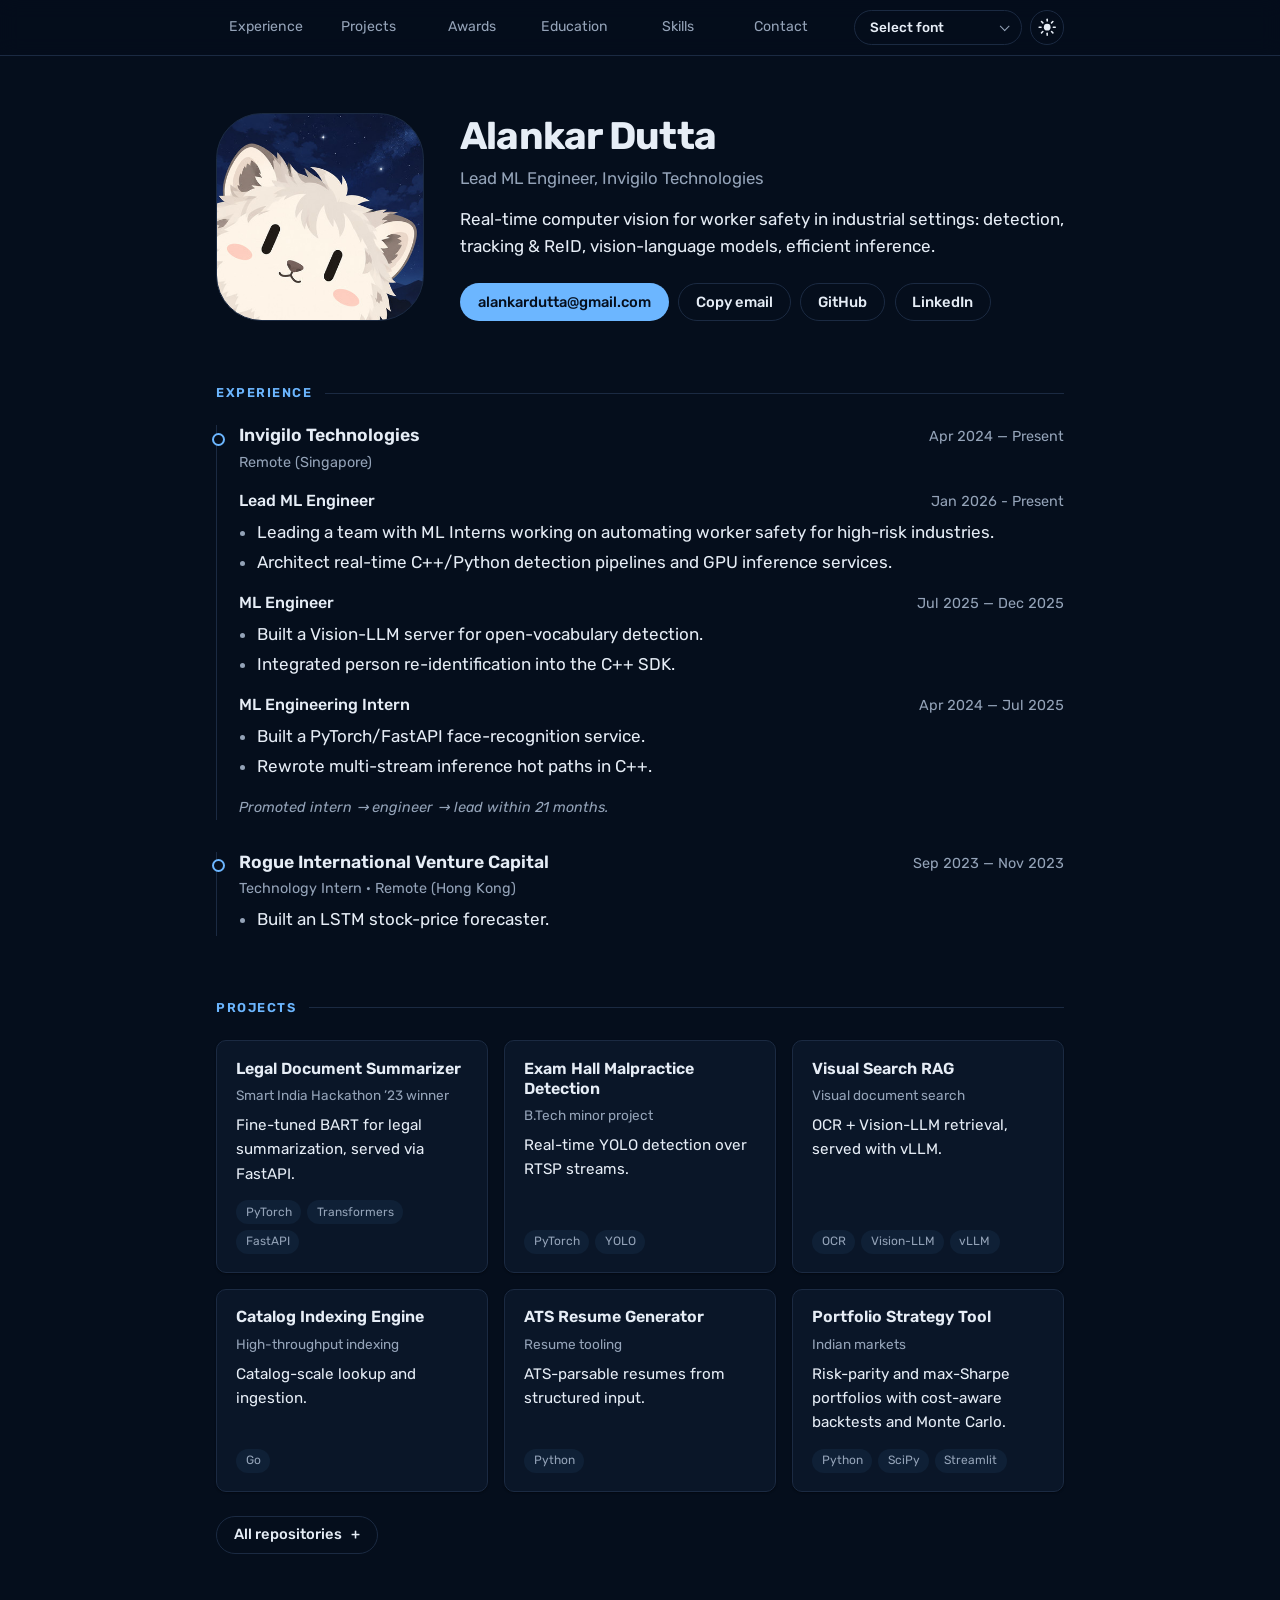
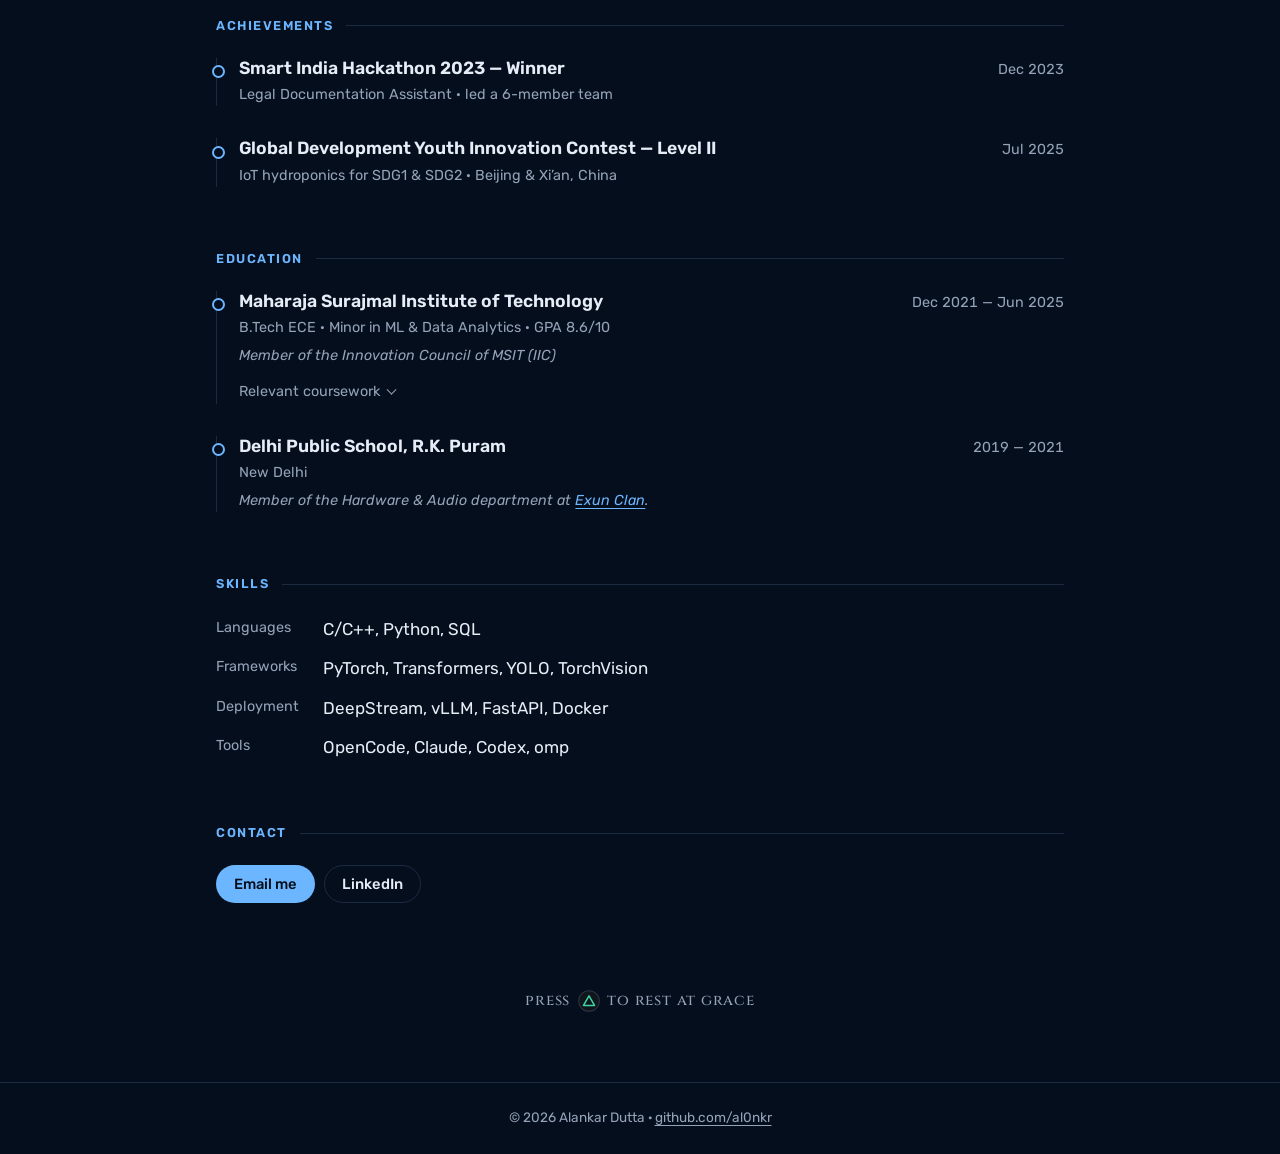
<file: index.html>
<!DOCTYPE html>
<html lang="en">
<head>
  <meta charset="UTF-8" />
  <meta name="viewport" content="width=device-width, initial-scale=1.0" />
  <title>Alankar Dutta — Lead ML Engineer</title>
  <meta name="description" content="Alankar Dutta (al0nkr), Lead ML Engineer at Invigilo Technologies. Real-time computer vision and efficient inference." />
  <meta property="og:title" content="Alankar Dutta — Lead ML Engineer" />
  <meta property="og:description" content="Real-time computer vision for construction safety. Projects, experience, awards." />
  <meta property="og:type" content="website" />
  <meta property="og:url" content="https://al0nkr.github.io/" />
  <meta property="og:image" content="https://al0nkr.github.io/og-image-day.jpg" />
  <meta property="og:image:width" content="800" />
  <meta property="og:image:height" content="800" />
  <meta property="og:image:alt" content="Illustrated snow leopard cub against a daytime sky" />
  <meta name="twitter:card" content="summary" />
  <meta name="twitter:title" content="Alankar Dutta — Lead ML Engineer" />
  <meta name="twitter:description" content="Real-time computer vision for construction safety. Projects, experience, awards." />
  <meta name="twitter:image" content="https://al0nkr.github.io/og-image-day.jpg" />
  <meta name="twitter:image:alt" content="Illustrated snow leopard cub against a daytime sky" />
  <link rel="canonical" href="https://al0nkr.github.io/" />
  <meta name="theme-color" content="#050e1c" />
  <link rel="icon" type="image/png" sizes="64x64" href="favicon-64.png?v=f20b50ed" data-dark="favicon-64.png?v=f20b50ed" data-light="favicon-light-64.png?v=a3c3a3ff" />
  <link rel="icon" type="image/png" sizes="32x32" href="favicon-32.png?v=b9f55489" data-dark="favicon-32.png?v=b9f55489" data-light="favicon-light-32.png?v=aa834d89" />
  <link rel="apple-touch-icon" href="apple-touch-icon.png?v=6a8295a2" />
  <link rel="manifest" href="site.webmanifest" />
  <link rel="dns-prefetch" href="https://api.github.com" />
  <link rel="preconnect" href="https://fonts.googleapis.com" />
  <link rel="preconnect" href="https://fonts.gstatic.com" crossorigin />
  <link rel="stylesheet" href="https://fonts.googleapis.com/css2?family=Cinzel:wght@500;600&display=swap" />
  <script src="fonts.js?v=59448b94"></script>
  <link rel="stylesheet" href="styles.css?v=dee878ad" />
  <script type="application/ld+json">
  {
    "@context": "https://schema.org",
    "@type": "Person",
    "name": "Alankar Dutta",
    "alternateName": "al0nkr",
    "url": "https://al0nkr.github.io/",
    "image": "https://al0nkr.github.io/avatar.jpg",
    "sameAs": [
      "https://github.com/al0nkr",
      "https://www.linkedin.com/in/alankar-dutta/"
    ],
    "jobTitle": "Lead ML Engineer",
    "worksFor": { "@type": "Organization", "name": "Invigilo Technologies" },
    "alumniOf": { "@type": "CollegeOrUniversity", "name": "Maharaja Surajmal Institute of Technology" }
  }
  </script>
</head>
<body id="top">
  <a class="skip" href="#main">Skip to content</a>
  <header class="site-header">
    <nav class="nav" id="site-nav" aria-label="Primary">
      <div class="nav-links" id="nav-links">
        <a href="#experience">Experience</a>
        <a href="#projects">Projects</a>
        <a href="#awards">Awards</a>
        <a href="#education">Education</a>
        <a href="#skills">Skills</a>
        <a href="#contact">Contact</a>
      </div>
      <div class="nav-actions">
        <label class="sr-only" for="font-select">Select font</label>
        <span class="select-wrap"><select id="font-select" title="Select font"></select></span>
        <button id="theme-toggle" class="icon-btn" type="button" aria-pressed="false" aria-label="Toggle light mode" title="Switch to light mode"><svg class="theme-icon sun-moon" viewBox="0 0 24 24" aria-hidden="true" focusable="false"><mask id="sun-moon-cut"><rect width="24" height="24" fill="#fff" /><circle class="moon-cut" cx="17" cy="7" r="7" fill="#000" /></mask><circle class="sun-core" cx="12" cy="12" r="8" fill="currentColor" mask="url(#sun-moon-cut)" /><g class="sun-rays" stroke="currentColor" stroke-width="2" stroke-linecap="round"><line x1="20.00" y1="12.00" x2="22.50" y2="12.00" /><line x1="17.66" y1="17.66" x2="19.42" y2="19.42" /><line x1="12.00" y1="20.00" x2="12.00" y2="22.50" /><line x1="6.34" y1="17.66" x2="4.58" y2="19.42" /><line x1="4.00" y1="12.00" x2="1.50" y2="12.00" /><line x1="6.34" y1="6.34" x2="4.58" y2="4.58" /><line x1="12.00" y1="4.00" x2="12.00" y2="1.50" /><line x1="17.66" y1="6.34" x2="19.42" y2="4.58" /></g></svg><span class="theme-label">Light mode</span></button>
        <button id="nav-toggle" class="icon-btn" type="button" aria-expanded="false" aria-controls="site-nav" aria-label="Open menu" title="Menu">☰</button>
      </div>
    </nav>
  </header>

  <main id="main" class="container" tabindex="-1">
    <!-- Hero / About -->
    <section class="hero" aria-labelledby="intro-heading">
      <div class="avatar photo-avatar" role="img" aria-label="Alankar Dutta's avatar: an illustrated snow leopard cub"></div>
      <div class="hero-text">
        <h1 id="intro-heading">Alankar Dutta</h1>
        <p class="subtitle">Lead ML Engineer, Invigilo Technologies</p>
        <p>
          Real-time computer vision for worker safety in industrial settings: detection, tracking &amp; ReID,
          vision-language models, efficient inference.
        </p>
        <div class="cta-row">
          <a class="btn" href="mailto:alankardutta@gmail.com">alankardutta@gmail.com</a>
          <button class="btn-ghost" id="copy-email" type="button" data-email="alankardutta@gmail.com" aria-live="polite">Copy email</button>
          <a class="btn-ghost" href="https://github.com/al0nkr" target="_blank" rel="noopener">GitHub</a>
          <a class="btn-ghost" href="https://www.linkedin.com/in/alankar-dutta/" target="_blank" rel="noopener">LinkedIn</a>
        </div>
      </div>
    </section>

    <!-- Experience -->
    <section id="experience">
      <h2>Experience</h2>
      <div class="timeline">
        <article class="entry">
          <div class="entry-head">
            <h3>Invigilo Technologies</h3>
            <span class="date">Apr 2024 — Present</span>
          </div>
          <p class="meta">Remote (Singapore)</p>

          <div class="role"><h4>Lead ML Engineer</h4><span class="date">Jan 2026 - Present</span></div>
          <ul>
            <li>Leading a team with ML Interns working on automating worker safety for high-risk industries.</li>
            <li>Architect real-time C++/Python detection pipelines and GPU inference services.</li>
          </ul>

          <div class="role"><h4>ML Engineer</h4><span class="date">Jul 2025 — Dec 2025</span></div>
          <ul>
            <li>Built a Vision-LLM server for open-vocabulary detection.</li>
            <li>Integrated person re-identification into the C++ SDK.</li>
          </ul>

          <div class="role"><h4>ML Engineering Intern</h4><span class="date">Apr 2024 — Jul 2025</span></div>
          <ul>
            <li>Built a PyTorch/FastAPI face-recognition service.</li>
            <li>Rewrote multi-stream inference hot paths in C++.</li>
          </ul>
          <p class="note">Promoted intern → engineer → lead within 21 months.</p>
        </article>

        <article class="entry">
          <div class="entry-head">
            <h3>Rogue International Venture Capital</h3>
            <span class="date">Sep 2023 — Nov 2023</span>
          </div>
          <p class="meta">Technology Intern · Remote (Hong Kong)</p>
          <ul>
            <li>Built an LSTM stock-price forecaster.</li>
          </ul>
        </article>
      </div>
    </section>

    <!-- Projects -->
    <section id="projects">
      <h2>Projects</h2>
      <div class="cards">
        <article class="card">
          <h3><a href="https://github.com/NyAI-SIH-2023/ML-Model" target="_blank" rel="noopener">Legal Document Summarizer</a></h3>
          <p class="tagline">Smart India Hackathon ’23 winner</p>
          <p>Fine-tuned BART for legal summarization, served via FastAPI.</p>
          <p class="tags"><span>PyTorch</span><span>Transformers</span><span>FastAPI</span></p>
        </article>

        <article class="card">
          <h3><a href="https://github.com/al0nkr/cnn-unfair-means-detection" target="_blank" rel="noopener">Exam Hall Malpractice Detection</a></h3>
          <p class="tagline">B.Tech minor project</p>
          <p>Real-time YOLO detection over RTSP streams.</p>
          <p class="tags"><span>PyTorch</span><span>YOLO</span></p>
        </article>

        <article class="card">
          <h3><a href="https://github.com/al0nkr/visual-search-rag" target="_blank" rel="noopener">Visual Search RAG</a></h3>
          <p class="tagline">Visual document search</p>
          <p>OCR + Vision-LLM retrieval, served with vLLM.</p>
          <p class="tags"><span>OCR</span><span>Vision-LLM</span><span>vLLM</span></p>
        </article>

        <article class="card">
          <h3><a href="https://github.com/al0nkr/catalog-indexing-engine" target="_blank" rel="noopener">Catalog Indexing Engine</a></h3>
          <p class="tagline">High-throughput indexing</p>
          <p>Catalog-scale lookup and ingestion.</p>
          <p class="tags"><span>Go</span></p>
        </article>

        <article class="card">
          <h3><a href="https://github.com/al0nkr/ats-resume-generator" target="_blank" rel="noopener">ATS Resume Generator</a></h3>
          <p class="tagline">Resume tooling</p>
          <p>ATS-parsable resumes from structured input.</p>
          <p class="tags"><span>Python</span></p>
        </article>

        <article class="card">
          <h3><a href="https://github.com/al0nkr/portfolio_tool" target="_blank" rel="noopener">Portfolio Strategy Tool</a></h3>
          <p class="tagline">Indian markets</p>
          <p>Risk-parity and max-Sharpe portfolios with cost-aware backtests and Monte Carlo.</p>
          <p class="tags"><span>Python</span><span>SciPy</span><span>Streamlit</span></p>
        </article>
      </div>

      <details class="repos">
        <summary class="btn-ghost">All repositories</summary>
        <div id="repo-grid" class="repo-grid" aria-live="polite">
          <p class="muted">Loading repositories…</p>
        </div>
      </details>
      <noscript><p class="muted">Browse <a href="https://github.com/al0nkr?tab=repositories">all repositories on GitHub</a>.</p></noscript>
    </section>

    <!-- Awards -->
    <section id="awards">
      <h2>Achievements</h2>
      <div class="timeline">
        <article class="entry">
          <div class="entry-head">
            <h3>Smart India Hackathon 2023 — Winner</h3>
            <span class="date">Dec 2023</span>
          </div>
          <p class="meta">Legal Documentation Assistant · led a 6-member team</p>
        </article>
        <article class="entry">
          <div class="entry-head">
            <h3>Global Development Youth Innovation Contest — Level II</h3>
            <span class="date">Jul 2025</span>
          </div>
          <p class="meta">IoT hydroponics for SDG1 &amp; SDG2 · Beijing &amp; Xi’an, China</p>
        </article>
      </div>
    </section>

    <!-- Education -->
    <section id="education">
      <h2>Education</h2>
      <div class="timeline">
        <article class="entry">
          <div class="entry-head">
            <h3>Maharaja Surajmal Institute of Technology</h3>
            <span class="date">Dec 2021 — Jun 2025</span>
          </div>
          <p class="meta">B.Tech ECE · Minor in ML &amp; Data Analytics · GPA 8.6/10</p>
          <p class="note">Member of the Innovation Council of MSIT (IIC)</p>
          <details class="coursework">
            <summary>Relevant coursework</summary>
            <ul class="course-list">
              <li>Machine Learning</li>
              <li>Artificial Intelligence</li>
              <li>Deep Learning</li>
              <li>Pattern Recognition</li>
              <li>Unsupervised Learning</li>
              <li>Statistics in Data Analytics</li>
              <li>Computational Methods</li>
              <li>Probability &amp; Statistics</li>
              <li>Linear Programming</li>
              <li>Digital Signal Processing</li>
              <li>Data Communication and Networks</li>
            </ul>
          </details>
        </article>
        <article class="entry">
          <div class="entry-head">
            <h3>Delhi Public School, R.K. Puram</h3>
            <span class="date">2019 — 2021</span>
          </div>
          <p class="meta">New Delhi</p>
          <p class="note">Member of the Hardware &amp; Audio department at <a href="https://exunclan.com/" target="_blank" rel="noopener">Exun Clan</a>.</p>
        </article>
      </div>
    </section>

    <!-- Skills -->
    <section id="skills">
      <h2>Skills</h2>
      <dl class="skills">
        <dt>Languages</dt><dd>C/C++, Python, SQL</dd>
        <dt>Frameworks</dt><dd>PyTorch, Transformers, YOLO, TorchVision</dd>
        <dt>Deployment</dt><dd>DeepStream, vLLM, FastAPI, Docker</dd>
        <dt>Tools</dt><dd>OpenCode, Claude, Codex, omp</dd>
      </dl>
    </section>

    <!-- Contact -->
    <section id="contact">
      <h2>Contact</h2>
      <div class="cta-row">
        <a class="btn" href="mailto:alankardutta@gmail.com">Email me</a>
        <a class="btn-ghost" href="https://www.linkedin.com/in/alankar-dutta/" target="_blank" rel="noopener">LinkedIn</a>
      </div>
    </section>

    <!-- Reward: photo reel (photos listed in photos/photos.json) -->
    <section id="reward" class="reward" aria-label="Photo reel">
      <button id="reward-toggle" class="grace" type="button" aria-expanded="false" aria-controls="reward-panel" aria-label="Press triangle to rest at grace">
        <span class="grace-prompt">
          press
          <svg class="ps-triangle" viewBox="0 0 32 32" aria-hidden="true" focusable="false">
            <circle cx="16" cy="16" r="15" />
            <path d="M16 8.5 L24 22.5 H8 Z" />
          </svg>
          to rest at grace
        </span>
        <span class="grace-scene" hidden>
          <img data-src="tarnished.webp?v=dc394e48" alt="" width="880" height="495" decoding="async" />
        </span>
      </button>
      <div id="reward-panel" class="reward-panel" inert>
        <div class="reward-inner">
          <p class="reward-sub">Thank you for reading. As a reward, here are some photos I took of places I’ve been.</p>
          <div class="carousel" id="carousel" hidden>
            <div class="carousel-track" id="carousel-track" tabindex="0" role="region" aria-roledescription="carousel" aria-label="Photo reel"></div>
            <div class="carousel-controls">
              <button class="icon-btn" id="carousel-prev" type="button" aria-label="Previous photo">←</button>
              <div class="carousel-dots" id="carousel-dots" role="tablist" aria-label="Choose photo"></div>
              <span class="carousel-count" id="carousel-count" aria-hidden="true"></span>
              <button class="icon-btn" id="carousel-next" type="button" aria-label="Next photo">→</button>
            </div>
          </div>
          <p class="muted reward-empty" id="reward-empty" hidden>Photos coming soon.</p>
        </div>
      </div>
    </section>
  </main>

  <footer class="site-footer">
    <p>© <span id="year">2026</span> Alankar Dutta · <a href="https://github.com/al0nkr">github.com/al0nkr</a></p>
  </footer>

  <dialog class="lightbox" id="lightbox" aria-label="Photo viewer">
    <figure>
      <div class="lightbox-stage" id="lightbox-stage"><img id="lightbox-img" alt="" /></div>
      <span class="lightbox-loading" id="lightbox-loading" hidden><span class="spinner" aria-hidden="true"></span>Loading full resolution…</span>
      <figcaption>
        <span class="place" id="lightbox-place"></span>
        <span id="lightbox-caption"></span>
        <span class="lightbox-meta" aria-live="polite">
          <button type="button" class="linklike" id="lightbox-hires">View full resolution</button>
          <a id="lightbox-original" href="#" target="_blank" rel="noopener">Download original</a>
        </span>
      </figcaption>
    </figure>
    <button class="icon-btn lightbox-close" id="lightbox-close" type="button" aria-label="Close">✕</button>
    <button class="icon-btn lightbox-prev" id="lightbox-prev" type="button" aria-label="Previous photo">←</button>
    <button class="icon-btn lightbox-next" id="lightbox-next" type="button" aria-label="Next photo">→</button>
  </dialog>

  <button id="to-top" class="icon-btn" type="button" hidden aria-label="Back to top">↑</button>
  <p class="sr-only" id="copy-status" role="status" aria-live="polite"></p>

  <script src="script.js?v=2bd4d25f" defer></script>
</body>
</html>
</file>
<file: styles.css>
:root {
  --max: 880px;
  --font: "Rubik", system-ui, sans-serif;
  --font-scale: 1;
  --radius: 10px;
  --fg: #e6edf6;
  --muted: #94a3b8;
  --line: #1b2a42;
  --bg: #050e1c;
  --accent: #6cb6ff;
  --accent-soft: rgb(108 182 255 / 0.12);
  --card: #0a1628;
  --chip: #0f2036;
  --shadow: 0 1px 2px rgb(0 0 0 / 0.4);
  color-scheme: dark;
}

[data-theme="light"] {
  --fg: #2b2118;
  --muted: #6b5843;
  --line: #efd8b6;
  --bg: #fff0db;
  --accent: #1d5fb8;
  --accent-soft: rgb(29 95 184 / 0.1);
  --card: #fff8ee;
  --chip: #fbe4c4;
  --shadow: 0 1px 2px rgb(80 50 10 / 0.08);
  color-scheme: light;
}

* { box-sizing: border-box; }
html { scroll-behavior: smooth; scroll-padding-top: 4.5rem; }
body {
  margin: 0;
  background: var(--bg);
  color: var(--fg);
  font-family: var(--font);
  font-size: calc(17px * var(--font-scale));
  line-height: 1.6;
  transition: background-color 0.2s, color 0.2s;
}
a { color: var(--accent); text-underline-offset: 0.2em; }
p { margin: 0; }

/* ---------- Accessibility helpers ---------- */
.skip {
  position: absolute;
  left: -9999px;
  top: 0;
  background: var(--fg);
  color: var(--bg);
  padding: 0.5rem 1rem;
  border-radius: 0 0 6px 0;
  z-index: 100;
  font-size: 0.9rem;
}
.skip:focus { left: 0; }
.sr-only {
  position: absolute;
  width: 1px; height: 1px;
  overflow: hidden;
  clip: rect(0 0 0 0);
  white-space: nowrap;
}
:focus-visible {
  outline: 2px solid var(--accent);
  outline-offset: 2px;
  border-radius: 6px;
}

/* ---------- Buttons (one system for CTAs and nav controls) ---------- */
.btn, .btn-ghost, .icon-btn, .select-wrap select {
  display: inline-flex;
  align-items: center;
  gap: 0.4rem;
  height: 2.4rem;
  padding: 0 1.05rem;
  border-radius: 999px;
  border: 1px solid transparent;
  font: 500 calc(0.92rem * var(--font-scale))/1 var(--font);
  text-decoration: none;
  cursor: pointer;
  transition: background-color 0.15s, border-color 0.15s, color 0.15s, transform 0.15s;
}
.btn { background: var(--accent); color: var(--bg); }
.btn:hover { transform: translateY(-1px); filter: brightness(1.08); }
.btn-ghost, .icon-btn, .select-wrap select {
  background: transparent;
  color: var(--fg);
  border-color: var(--line);
}
.btn-ghost:hover, .icon-btn:hover, .select-wrap select:hover {
  border-color: var(--accent);
  color: var(--accent);
  background: var(--accent-soft);
}
.nav .btn-ghost, .nav .icon-btn, .select-wrap select { height: 2.15rem; font-size: calc(0.85rem * var(--font-scale)); }
.nav .icon-btn, .icon-btn { width: 2.15rem; padding: 0; justify-content: center; font: 1rem/1 system-ui, sans-serif; }
.select-wrap { position: relative; display: inline-flex; }
.select-wrap select { appearance: none; -webkit-appearance: none; padding: 0 2rem 0 0.9rem; width: 10.5rem; text-overflow: ellipsis; }
.select-wrap::after {
  content: "";
  position: absolute;
  right: 0.85rem;
  top: 50%;
  width: 0.4rem;
  height: 0.4rem;
  border-right: 1.5px solid currentColor;
  border-bottom: 1.5px solid currentColor;
  transform: translateY(-70%) rotate(45deg);
  color: var(--muted);
  pointer-events: none;
}
.select-wrap select option { background: var(--card); color: var(--fg); }

/* ---------- Header ---------- */
.site-header {
  position: sticky;
  top: 0;
  z-index: 10;
  background: color-mix(in srgb, var(--bg) 85%, transparent);
  backdrop-filter: blur(10px);
  -webkit-backdrop-filter: blur(10px);
  border-bottom: 1px solid var(--line);
}
/* The bar follows the page font, but every item has a fixed box so nothing moves:
   links sit in equal-width slots with centered text, controls have fixed sizes. */
.nav {
  max-width: var(--max);
  margin: 0 auto;
  padding: 0.65rem 1rem;
  display: grid;
  grid-template-columns: 1fr auto;
  align-items: center;
  column-gap: 1.5rem;
}
.nav-links { display: grid; grid-template-columns: repeat(6, 1fr); gap: 0.25rem; }
.nav-links a {
  height: 2.15rem;
  line-height: 2.15rem;
  text-align: center;
  white-space: nowrap;
  font-size: calc(0.88rem * var(--font-scale));
  color: var(--muted);
  text-decoration: none;
  border-radius: 999px;
}
.nav-links a:hover { color: var(--fg); background: var(--accent-soft); }
.nav-links a.active { color: var(--accent); background: var(--accent-soft); }
.nav-actions { display: flex; gap: 0.45rem; align-items: center; justify-content: flex-end; }
#nav-toggle { display: none; }
.theme-label { display: none; }

/* Sun <-> moon morph. Dark mode shows the sun (click for light), light mode the moon.
   Sun: small core + rays, cut-out circle parked off to the side.
   Moon: full core, rays spun away, cut-out slid over the core to leave a crescent. */
.sun-moon { width: 1.15em; height: 1.15em; overflow: visible; transition: transform 0.7s cubic-bezier(0.34, 1.2, 0.64, 1); }
.sun-moon .sun-core,
.sun-moon .sun-rays { transform-box: view-box; transform-origin: 12px 12px; }
.sun-moon .sun-core { transform: scale(0.55); transition: transform 0.5s cubic-bezier(0.34, 1.4, 0.64, 1); }
.sun-moon .moon-cut { transform: translate(9px, -9px); transition: transform 0.5s ease; }
.sun-moon .sun-rays { transition: transform 0.5s ease, opacity 0.35s ease; }
[data-theme="light"] .sun-moon { transform: rotate(360deg); }
[data-theme="light"] .sun-moon .sun-core { transform: scale(1); }
[data-theme="light"] .sun-moon .moon-cut { transform: translate(0, 0); }
[data-theme="light"] .sun-moon .sun-rays { transform: rotate(90deg) scale(0.4); opacity: 0; }

/* ---------- Layout ---------- */
.container { max-width: var(--max); margin: 0 auto; padding: 3.5rem 1rem 4rem; }
section { margin-top: 4rem; }
h1, h2, h3, h4 { line-height: 1.25; margin: 0; }
h1 { font-size: 2.4rem; font-weight: 700; letter-spacing: -0.02em; }
h2 {
  display: flex;
  align-items: center;
  gap: 0.8rem;
  font-size: 0.8rem;
  font-weight: 600;
  letter-spacing: 0.12em;
  text-transform: uppercase;
  color: var(--accent);
  margin-bottom: 1.5rem;
}
h2::after { content: ""; flex: 1; height: 1px; background: var(--line); }
h3 { font-size: 1.1rem; font-weight: 600; }
h4 { font-size: 1rem; font-weight: 500; }
.meta, .date, .tagline, .muted, .note { color: var(--muted); font-size: 0.9rem; }
.date { white-space: nowrap; font-variant-numeric: tabular-nums; }

/* ---------- Hero ---------- */
/* Desktop: a large avatar centred on the text block, so the space above and below it matches. */
.hero { display: flex; gap: 2.25rem; align-items: center; margin-top: 0; }
.avatar { width: var(--avatar-size, 208px); height: var(--avatar-size, 208px); border-radius: 22%; border: 1px solid var(--line); flex-shrink: 0; }
/* Avatar: night crop in dark mode, day crop in light mode. As a CSS background
   only the active theme's image is downloaded, and it swaps with the toggle. */
.photo-avatar { background: #0b1b3a url("avatar.jpg?v=87cab4d5") center / cover no-repeat; }
[data-theme="light"] .photo-avatar { background-color: #8fb6ea; background-image: url("avatar-light.jpg?v=2737c2cd"); }
.subtitle { color: var(--muted); margin: 0.3rem 0 0.9rem; font-size: 1.05rem; }
.hero-text p:not(.subtitle) { max-width: 38em; }
.cta-row { display: flex; align-items: center; gap: 0.6rem; flex-wrap: wrap; margin-top: 1.4rem; }

/* ---------- Timeline entries (experience, awards, education) ---------- */
.timeline { display: grid; gap: 2rem; }
.entry { position: relative; padding-left: 1.4rem; border-left: 1px solid var(--line); }
.entry::before {
  content: "";
  position: absolute;
  left: -5px;
  top: 0.45rem;
  width: 9px;
  height: 9px;
  border-radius: 50%;
  background: var(--bg);
  border: 2px solid var(--accent);
}
.entry-head, .role { display: flex; justify-content: space-between; align-items: baseline; gap: 1rem; }
.entry > .meta { margin-top: 0.15rem; }
.role { margin-top: 1rem; }
.entry ul { margin: 0.35rem 0 0; padding-left: 1.1rem; }
.entry li { margin: 0.2rem 0; }
.entry li::marker { color: var(--muted); }
.note { margin-top: 1rem; font-style: italic; }
.meta + .note { margin-top: 0.3rem; }

/* Relevant coursework: a muted line that opens into course chips */
.coursework { margin-top: 0.6rem; }
.coursework summary {
  display: inline-flex;
  align-items: center;
  gap: 0.45rem;
  list-style: none;
  color: var(--muted);
  font-size: 0.9rem;
  cursor: pointer;
  border-radius: 6px;
  transition: color 0.15s;
}
.coursework summary::-webkit-details-marker { display: none; }
.coursework summary::after {
  content: "";
  width: 0.38rem;
  height: 0.38rem;
  border-right: 1.5px solid currentColor;
  border-bottom: 1.5px solid currentColor;
  transform: translateY(-25%) rotate(45deg);
  transition: transform 0.2s;
}
.coursework[open] summary::after { transform: translateY(15%) rotate(-135deg); }
.coursework summary:hover, .coursework[open] summary { color: var(--fg); }
.course-list { display: flex; flex-wrap: wrap; gap: 0.4rem; list-style: none; margin: 0.6rem 0 0; padding: 0; }
.entry .course-list { padding-left: 0; margin-top: 0.6rem; }
.course-list li { margin: 0; padding: 0.2rem 0.7rem; border-radius: 999px; background: var(--chip); color: var(--muted); font-size: 0.8rem; }

/* ---------- Projects ---------- */
.cards { display: grid; grid-template-columns: repeat(auto-fill, minmax(250px, 1fr)); gap: 1rem; }
.card {
  display: flex;
  flex-direction: column;
  gap: 0.4rem;
  border: 1px solid var(--line);
  background: var(--card);
  border-radius: var(--radius);
  padding: 1.1rem 1.2rem;
  box-shadow: var(--shadow);
  transition: border-color 0.15s, transform 0.15s;
}
.card:hover { border-color: var(--accent); transform: translateY(-2px); }
.card h3 { font-size: 1rem; }
.card h3 a { color: var(--fg); text-decoration: none; }
.card h3 a:hover { color: var(--accent); }
.card .tagline { font-size: 0.85rem; }
.card p:not(.tagline):not(.tags) { font-size: 0.95rem; }
.tags { display: flex; gap: 0.35rem; flex-wrap: wrap; margin-top: auto; padding-top: 0.5rem; font-size: 0.75rem; }
.tags span { background: var(--chip); color: var(--muted); border-radius: 999px; padding: 0.15rem 0.6rem; }

/* All repositories: collapsed by default */
.repos { margin-top: 1.5rem; }
.repos summary { list-style: none; width: fit-content; }
.repos summary::-webkit-details-marker { display: none; }
.repos summary::after { content: "+"; margin-left: 0.2rem; }
.repos[open] summary::after { content: "−"; }
.repos[open] .repo-grid { margin-top: 1rem; }
.repo-grid { display: grid; grid-template-columns: repeat(auto-fill, minmax(230px, 1fr)); gap: 0.7rem; align-items: start; }
.repo { border: 1px solid var(--line); border-radius: var(--radius); padding: 0.75rem 0.95rem; background: var(--card); }
.repo a { font-weight: 500; font-size: 0.95rem; text-decoration: none; }
.repo a:hover { text-decoration: underline; }
.repo p { font-size: 0.85rem; color: var(--muted); margin: 0.25rem 0; display: -webkit-box; -webkit-line-clamp: 2; -webkit-box-orient: vertical; overflow: hidden; }
.repo .lang, .repo .updated { font-size: 0.75rem; color: var(--muted); }
.repo .lang { display: block; margin-top: 0.25rem; }
.repo .updated { display: block; }
.repo-skeleton {
  border: 1px solid var(--line);
  border-radius: var(--radius);
  background: var(--card);
  min-height: 90px;
  background-image: linear-gradient(100deg, transparent 30%, var(--chip) 50%, transparent 70%);
  background-size: 200% 100%;
  animation: shimmer 1.4s infinite linear;
}
@keyframes shimmer { from { background-position: 180% 0; } to { background-position: -80% 0; } }

/* ---------- Skills ---------- */
.skills { display: grid; grid-template-columns: max-content 1fr; gap: 0.75rem 1.5rem; margin: 0; }
.skills dt { color: var(--muted); font-size: 0.9rem; }
.skills dd { margin: 0; }

/* ---------- Contact / footer ---------- */
#contact p { color: var(--muted); }
#contact .cta-row { margin-top: 1rem; }
.site-footer { border-top: 1px solid var(--line); text-align: center; color: var(--muted); font-size: 0.85rem; padding: 1.5rem 1rem; }
.site-footer a { color: inherit; }

/* ---------- Reward: photo reel ---------- */
.reward { text-align: center; margin-top: 5rem; }
/* "press △ to rest at grace": plain text that acts as the toggle */
.grace {
  display: inline-flex;
  flex-direction: column;
  align-items: center;
  padding: 0.4rem 0.2rem;
  border: 0;
  background: none;
  color: var(--muted);
  font: 500 0.95rem/1.2 "Cinzel", Georgia, serif;
  letter-spacing: 0.05em;
  animation: grace-breathe 4s ease-in-out infinite;
  cursor: pointer;
  transition: color 0.3s, text-shadow 0.3s;
}
.grace:hover, .grace[aria-expanded="true"] {
  color: #e8c877;
  text-shadow: 0 0 14px rgb(232 200 119 / 0.45);
}
[data-theme="light"] .grace:hover, [data-theme="light"] .grace[aria-expanded="true"] { color: #8a6412; text-shadow: none; }
.ps-triangle { width: 1.45em; height: 1.45em; flex-shrink: 0; overflow: visible; animation: grace-pulse 4s ease-in-out infinite; }
.ps-triangle circle { fill: #11151c; stroke: #2c3442; stroke-width: 1.5; }
.ps-triangle path { fill: none; stroke: #3fd3a4; stroke-width: 2.2; stroke-linejoin: round; }
.grace:hover, .grace[aria-expanded="true"],
.grace:hover .ps-triangle, .grace[aria-expanded="true"] .ps-triangle { animation: none; }
.grace:hover .ps-triangle, .grace[aria-expanded="true"] .ps-triangle { filter: drop-shadow(0 0 6px rgb(63 211 164 / 0.55)); }
@keyframes grace-pulse {
  0%, 100% { filter: drop-shadow(0 0 0 rgb(63 211 164 / 0)); transform: scale(1); }
  50% { filter: drop-shadow(0 0 7px rgb(63 211 164 / 0.6)); transform: scale(1.06); }
}
@keyframes grace-breathe {
  0%, 100% { opacity: 0.7; }
  50% { opacity: 1; }
}
.grace:active .ps-triangle { transform: scale(0.92); }

/* Resting: the prompt fades out and the Tarnished-at-grace scene fades in (and back). */
.grace-prompt { display: inline-flex; align-items: center; gap: 0.5em; animation: grace-fade-in 0.5s ease backwards; }
/* Fade-out is an animation (not a transition) so it cleanly takes over from a fade-in still running. */
.grace.is-swapping .grace-prompt, .grace.is-swapping .grace-scene { animation: grace-fade-out 0.25s ease forwards; }
.grace-scene { display: block; }
.grace-scene[hidden], .grace-prompt[hidden] { display: none; }
.grace-scene img {
  display: block;
  width: min(440px, 88vw);
  height: auto;
  animation: grace-scene-in 1s ease both, grace-scene-glow 4.5s ease-in-out 1s infinite;
}
/* Both scene animations use the same "brightness() drop-shadow()" filter list: WebKit
   crashes when accelerated filter animations switch between lists of different lengths. */
@keyframes grace-fade-in { from { opacity: 0; transform: translateY(4px); } to { opacity: 1; transform: none; } }
@keyframes grace-fade-out { from { opacity: 1; transform: none; } to { opacity: 0; transform: translateY(4px) scale(0.98); } }
@keyframes grace-scene-in {
  from { opacity: 0; transform: translateY(12px) scale(0.97); filter: brightness(0.4) drop-shadow(0 0 0 rgb(232 200 119 / 0)); }
  to { opacity: 1; transform: none; filter: brightness(1) drop-shadow(0 0 16px rgb(232 200 119 / 0.3)); }
}
@keyframes grace-scene-glow {
  0%, 100% { filter: brightness(1) drop-shadow(0 0 16px rgb(232 200 119 / 0.3)); }
  50% { filter: brightness(1.04) drop-shadow(0 0 26px rgb(232 200 119 / 0.5)); }
}
.reward-panel {
  display: grid;
  grid-template-rows: 0fr;
  opacity: 0;
  transition: grid-template-rows 0.4s ease, opacity 0.3s ease;
}
.reward-panel.open { grid-template-rows: 1fr; opacity: 1; }
.reward-panel { scroll-margin-bottom: 1.5rem; }
.reward-inner { overflow: hidden; min-height: 0; }
.reward-sub { color: var(--muted); font-size: 0.85rem; margin: 1.6rem 0 1rem; }
.reward-empty { padding: 2rem 0 0.5rem; }

.carousel { position: relative; --slide-w: min(600px, 78vw); }
.carousel-track {
  display: flex;
  gap: 1rem;
  overflow-x: auto;
  scroll-snap-type: x mandatory;
  scroll-behavior: smooth;
  scrollbar-width: none;
  /* 50% of the carousel minus half a slide: first and last photos can sit dead center */
  padding: 0.25rem calc(50% - var(--slide-w) / 2) 0.5rem;
  border-radius: var(--radius);
}
.carousel-track::-webkit-scrollbar { display: none; }
.slide {
  flex: 0 0 var(--slide-w);
  scroll-snap-align: center;
  margin: 0;
  text-align: left;
  opacity: 0.45;
  transform: scale(0.94);
  transition: opacity 0.3s, transform 0.3s;
}
.slide.is-current { opacity: 1; transform: none; }
.slide-media {
  position: relative;
  display: block;
  width: 100%;
  padding: 0;
  border: 1px solid var(--line);
  border-radius: var(--radius);
  overflow: hidden;
  background: var(--card);
  cursor: zoom-in;
  aspect-ratio: 4 / 3;
}
.slide-media::before {
  content: "";
  position: absolute;
  inset: -10%;
  background: var(--img) center / cover no-repeat;
  filter: blur(22px) brightness(0.55);
}
.slide-media img { position: relative; width: 100%; height: 100%; object-fit: contain; display: block; transition: transform 0.4s; }
.slide-media:hover img { transform: scale(1.03); }
.place {
  display: inline-flex;
  align-items: center;
  gap: 0.3rem;
  padding: 0.3rem 0.7rem 0.3rem 0.55rem;
  border-radius: 999px;
  background: var(--accent);
  color: var(--bg);
  font-size: 0.8rem;
  font-weight: 600;
  line-height: 1;
}
.place::before {
  content: "";
  width: 0.55rem;
  height: 0.55rem;
  border-radius: 50% 50% 50% 0;
  transform: rotate(-45deg);
  box-shadow: inset 0 0 0 2.5px currentColor;
}
.slide-media .place { position: absolute; left: 0.8rem; bottom: 0.8rem; box-shadow: 0 2px 10px rgb(0 0 0 / 0.35); }
.slide figcaption { display: flex; justify-content: space-between; gap: 1rem; padding: 0.6rem 0.2rem 0; font-size: 0.88rem; }
.slide figcaption .date { font-size: 0.8rem; }
.carousel-controls { display: flex; align-items: center; justify-content: center; gap: 0.8rem; margin-top: 1rem; }
.carousel-dots { display: flex; gap: 0.4rem; }
.carousel-count { display: none; min-width: 4.5rem; color: var(--muted); font-size: 0.85rem; font-variant-numeric: tabular-nums; }
.carousel-dots button {
  width: 0.5rem;
  height: 0.5rem;
  padding: 0;
  border: 0;
  border-radius: 999px;
  background: var(--line);
  cursor: pointer;
  transition: width 0.25s, background-color 0.25s;
}
.carousel-dots button[aria-selected="true"] { width: 1.4rem; background: var(--accent); }

.lightbox {
  width: fit-content;
  max-width: min(94vw, 1200px);
  max-height: 94vh;
  padding: 0;
  border: 1px solid var(--line);
  border-radius: var(--radius);
  background: var(--card);
  color: var(--fg);
  overflow: visible;
}
.lightbox::backdrop { background: rgb(2 6 14 / 0.85); backdrop-filter: blur(4px); }
.lightbox figure { margin: 0; position: relative; }
.lightbox-stage {
  overflow: hidden;
  background: #000;
  border-radius: var(--radius) var(--radius) 0 0;
  overscroll-behavior: contain;
}
.lightbox-stage img { display: block; max-width: none; height: auto; user-select: none; -webkit-user-drag: none; }
.lightbox-stage.can-zoom img, .lightbox-stage.wants-full img { cursor: zoom-in; }
.lightbox-loading {
  position: absolute;
  top: 0.8rem;
  left: 0.8rem;
  display: inline-flex;
  align-items: center;
  gap: 0.5rem;
  padding: 0.4rem 0.8rem;
  border-radius: 999px;
  background: rgb(0 0 0 / 0.65);
  color: #fff;
  font-size: 0.8rem;
  pointer-events: none;
}
.lightbox-loading[hidden] { display: none; }
.spinner {
  width: 0.85rem;
  height: 0.85rem;
  border: 2px solid rgb(255 255 255 / 0.3);
  border-top-color: #fff;
  border-radius: 50%;
  animation: spin 0.8s linear infinite;
}
@keyframes spin { to { transform: rotate(360deg); } }
.linklike { padding: 0; border: 0; background: none; font: inherit; color: var(--accent); text-decoration: underline; text-underline-offset: 0.2em; cursor: pointer; }
.linklike:disabled { color: var(--muted); text-decoration: none; cursor: default; }
.lightbox-stage.zoomed { overflow: auto; cursor: grab; touch-action: pan-x pan-y; }
.lightbox-stage.zoomed img { cursor: zoom-out; }
.lightbox-stage.zoomed:active { cursor: grabbing; }
.lightbox-meta { margin-left: auto; display: inline-flex; gap: 0.8rem; align-items: center; font-size: 0.8rem; }
.lightbox-meta a { color: var(--accent); }
.lightbox figcaption { display: flex; align-items: center; gap: 0.8rem; flex-wrap: wrap; padding: 0.8rem 1rem; font-size: 0.9rem; }
.lightbox .icon-btn { position: absolute; background: var(--card); }
.lightbox-close { top: -0.9rem; right: -0.9rem; }
.lightbox-prev, .lightbox-next { top: 50%; transform: translateY(-50%); }
.lightbox-prev { left: -1.1rem; }
.lightbox-next { right: -1.1rem; }

#to-top {
  position: fixed;
  right: 1.25rem;
  bottom: 1.25rem;
  width: 2.6rem;
  height: 2.6rem;
  background: var(--card);
  box-shadow: var(--shadow);
  z-index: 20;
}
#to-top[hidden] { display: none; }

/* ---------- Mobile ---------- */
/* Phone/tablet: only a floating ☰ stays on screen; it opens a symmetric panel
   (links in a 2x3 grid, then font picker | theme toggle at equal widths). */
@media (max-width: 860px) {
  .site-header {
    position: fixed;
    top: 0.75rem;
    right: 0.75rem;
    left: auto;
    background: none;
    border: 0;
    backdrop-filter: none;
    -webkit-backdrop-filter: none;
  }
  .nav { display: block; padding: 0; max-width: none; }
  .nav-links, .select-wrap, #theme-toggle { display: none; }
  .nav-actions { display: block; }
  #nav-toggle {
    display: inline-flex;
    width: 2.6rem;
    height: 2.6rem;
    font-size: 1.1rem;
    background: color-mix(in srgb, var(--card) 80%, transparent);
    backdrop-filter: blur(10px);
    -webkit-backdrop-filter: blur(10px);
    box-shadow: 0 4px 16px rgb(0 0 0 / 0.25);
  }

  .site-header.menu-open {
    top: 0;
    right: 0;
    left: 0;
    /* Solid, not blurred: WebKit lets page text bleed through a backdrop-filter here. */
    background: var(--bg);
    backdrop-filter: none;
    -webkit-backdrop-filter: none;
    border-bottom: 1px solid var(--line);
    box-shadow: 0 12px 30px rgb(0 0 0 / 0.3);
  }
  .menu-open .nav {
    display: grid;
    grid-template-columns: 1fr 1fr;
    gap: 0.6rem;
    padding: 0.75rem 0.75rem 1rem;
  }
  .menu-open .nav::before {
    content: "Menu";
    grid-row: 1;
    grid-column: 1;
    align-self: center;
    padding-left: 0.35rem;
    color: var(--muted);
    font-size: 0.75rem;
    font-weight: 600;
    letter-spacing: 0.12em;
    text-transform: uppercase;
  }
  .menu-open .nav-actions { display: contents; }
  .menu-open #nav-toggle { grid-row: 1; grid-column: 2; justify-self: end; box-shadow: none; }
  .menu-open .nav-links { display: grid; grid-row: 2; grid-column: 1 / -1; grid-template-columns: 1fr 1fr; gap: 0.6rem; margin-top: 0.2rem; }
  .menu-open .nav-links a { height: 2.6rem; line-height: 2.6rem; border: 1px solid var(--line); background: var(--card); }
  .menu-open .select-wrap { display: flex; grid-row: 3; grid-column: 1; margin-right: 0; }
  .menu-open .select-wrap select { width: 100%; height: 2.6rem; }
  .menu-open #theme-toggle { display: inline-flex; grid-row: 3; grid-column: 2; width: auto; height: 2.6rem; gap: 0.5rem; padding: 0 1rem; font: 500 calc(0.85rem * var(--font-scale))/1 var(--font); }
  .menu-open .theme-label { display: inline; }
}
@media (max-width: 560px) {
  .container { padding-top: 2rem; }
  section { margin-top: 3rem; }
  /* Phone: everything in the intro sits on one centre line. */
  .hero { flex-direction: column; align-items: center; text-align: center; gap: 1.2rem; }
  .avatar { --avatar-size: 136px; }
  .hero-text p:not(.subtitle) { margin-inline: auto; }
  .hero .cta-row { justify-content: center; }
  .nav-actions { gap: 0.35rem; }
  h1 { font-size: 2rem; }
  .entry-head, .role { flex-direction: column; gap: 0.1rem; }
  .skills { grid-template-columns: 1fr; gap: 0.2rem; }
  .skills dd { margin-bottom: 0.7rem; }
  .carousel { --slide-w: 84vw; }
  .carousel-dots { display: none; }
  .carousel-count { display: inline-block; }
  .reward-inner { padding-bottom: 3.5rem; } /* keep the arrows clear of the back-to-top button */
  .carousel-track { gap: 0.6rem; }
  .lightbox-prev { left: 0.4rem; }
  .lightbox-next { right: 0.4rem; }
  .lightbox-close { top: 0.4rem; right: 0.4rem; }
}

@media (prefers-reduced-motion: reduce) {
  html { scroll-behavior: auto; }
  .repo-skeleton { animation: none; }
  .carousel-track { scroll-behavior: auto; }
  .grace, .ps-triangle, .grace-prompt, .grace-scene, .grace-scene img { animation: none !important; }
  *, *::before, *::after { transition: none !important; }
}

@media print {
  .site-header, .cta-row, #contact, #to-top, .repos, .reward, .lightbox { display: none; }
  :root, [data-theme="light"] { --fg: #000; --muted: #444; --line: #ccc; --card: #fff; --chip: #eee; --accent: #1a5fb4; --bg: #fff; }
  body { font-size: 11pt; }
  .card, .entry { break-inside: avoid; }
}
</file>
